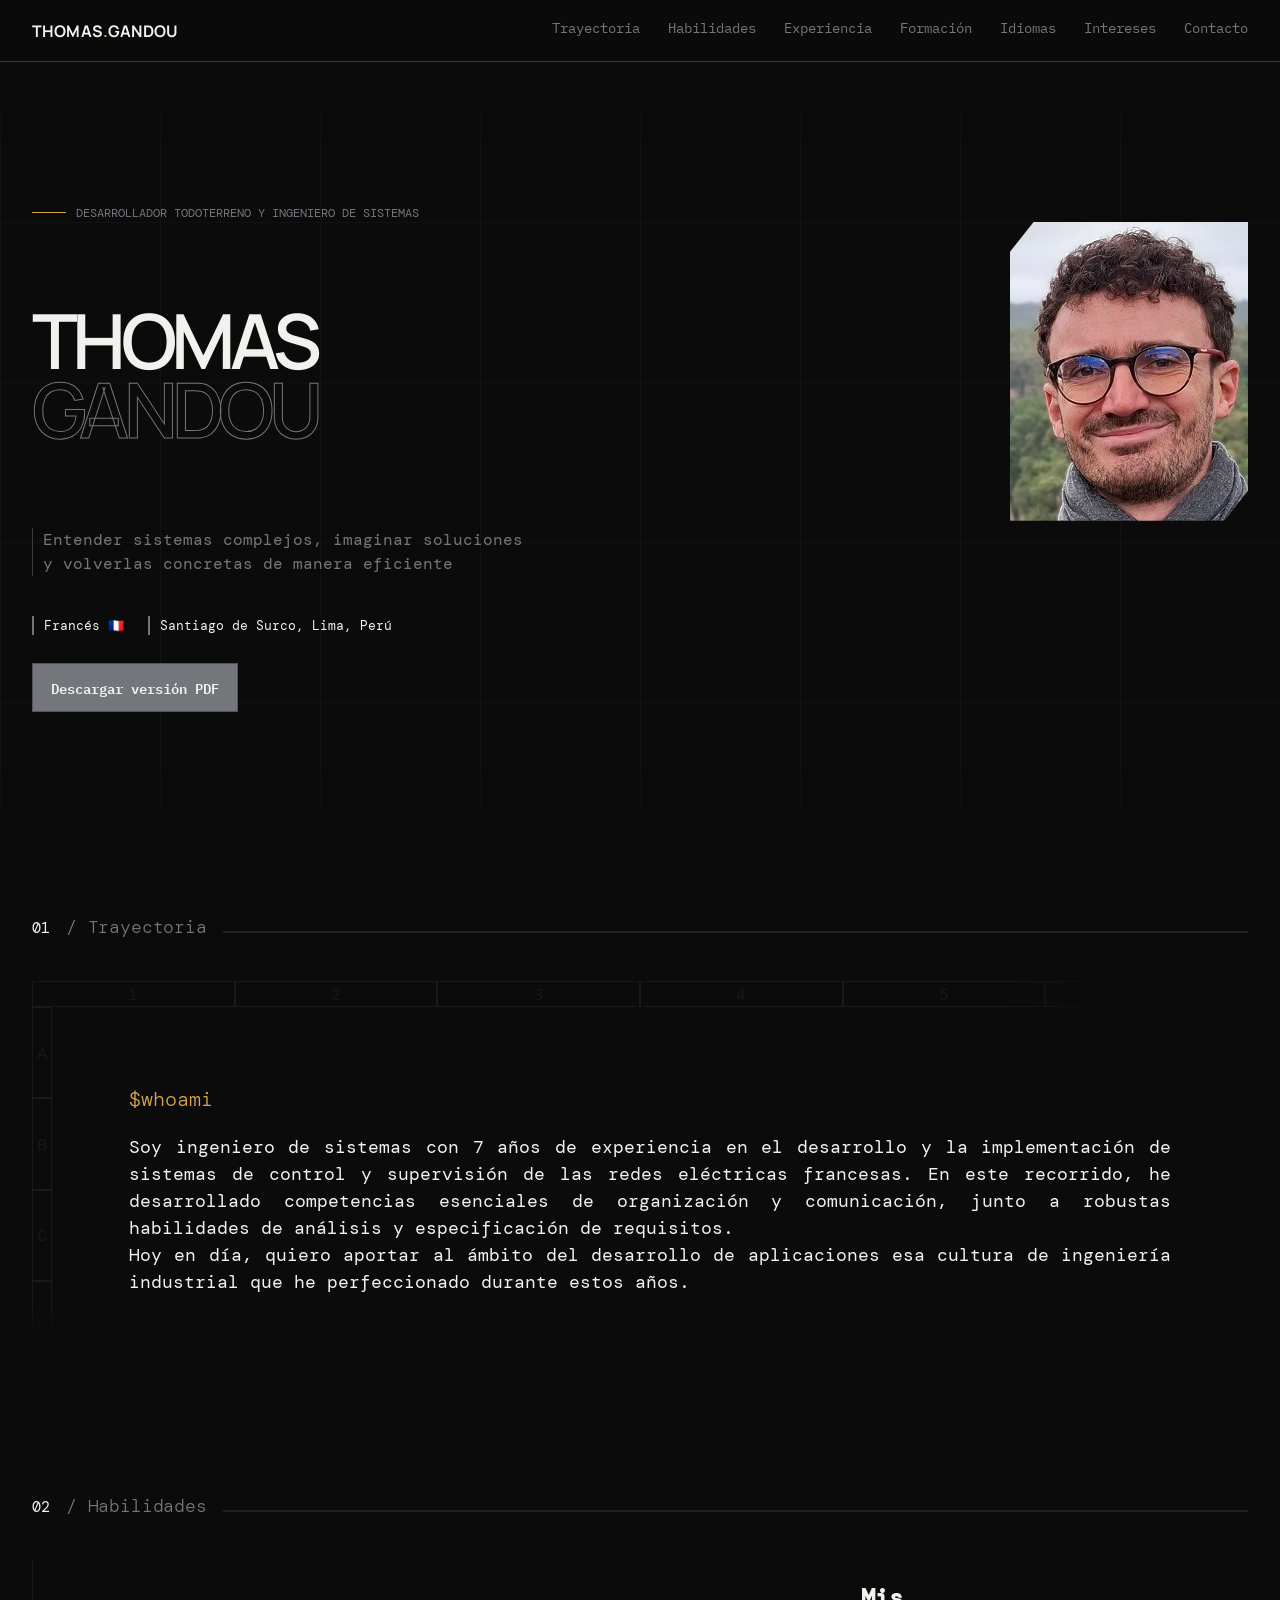
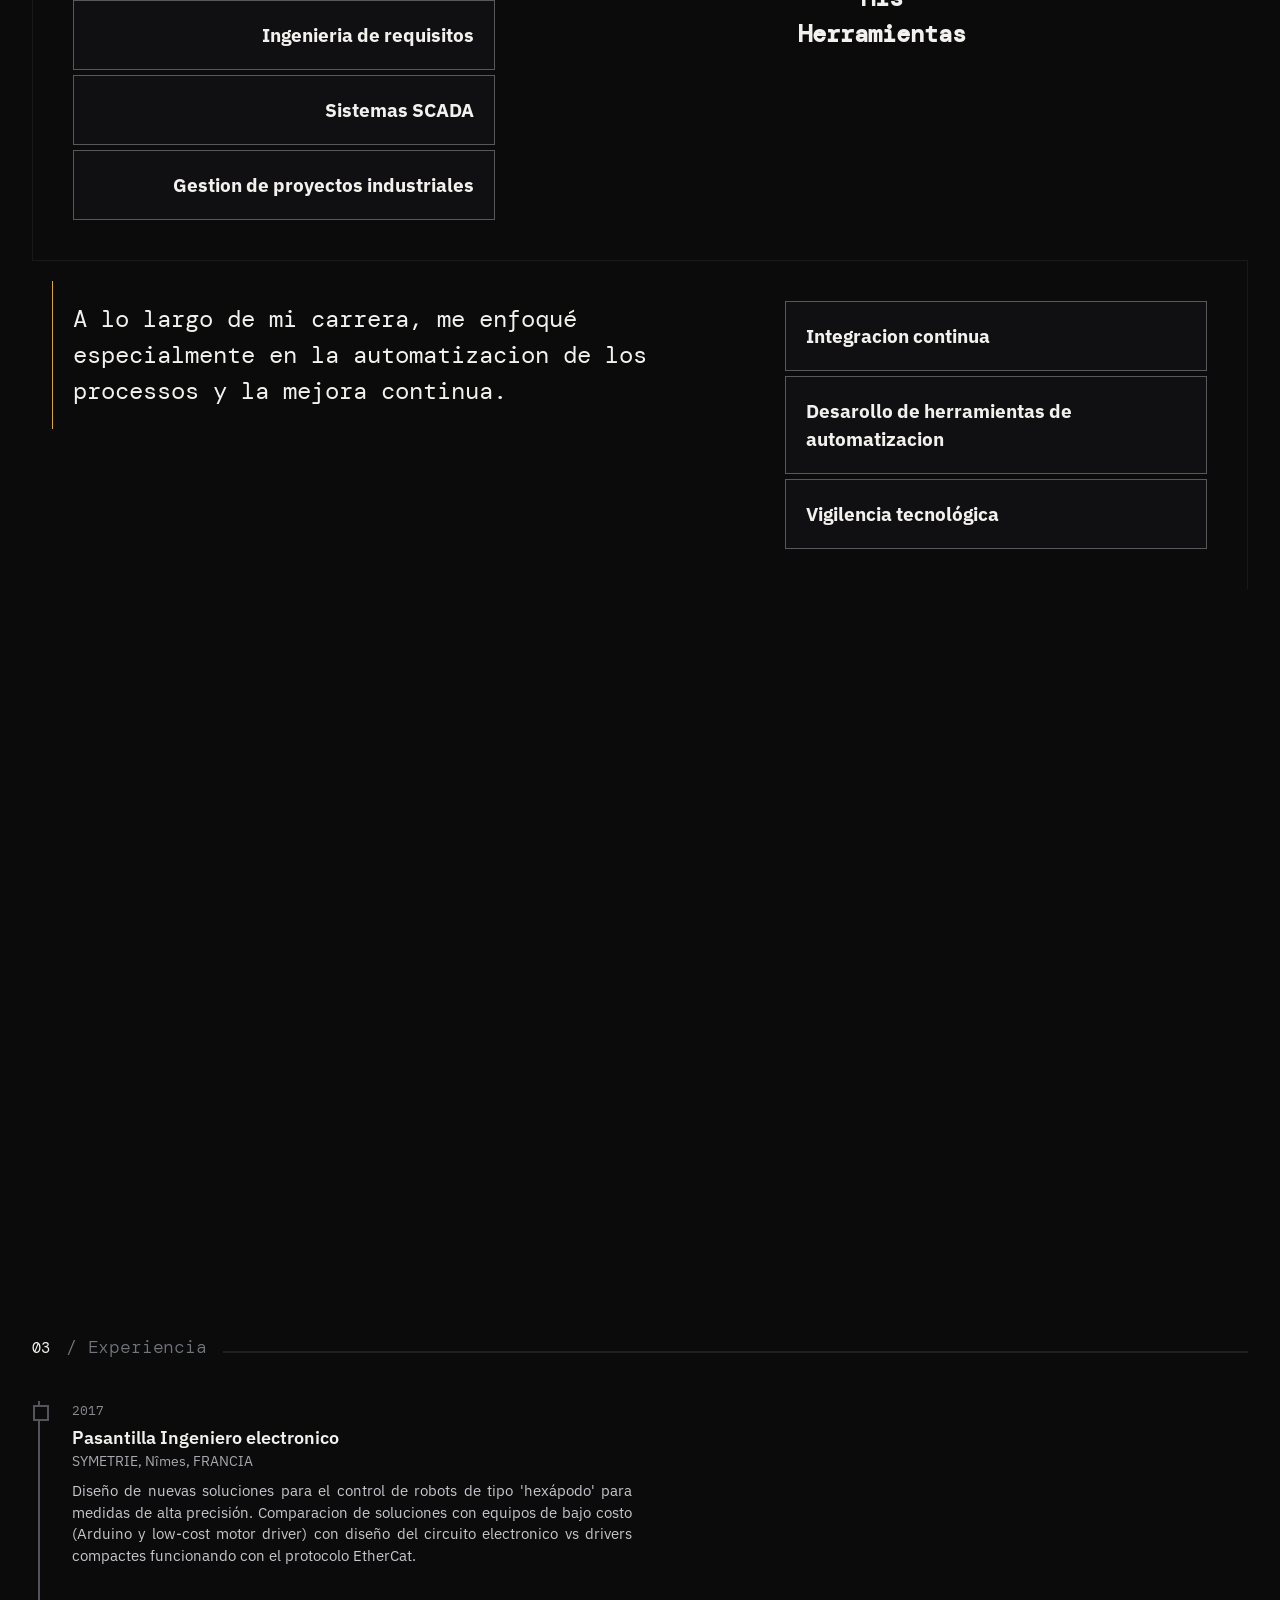
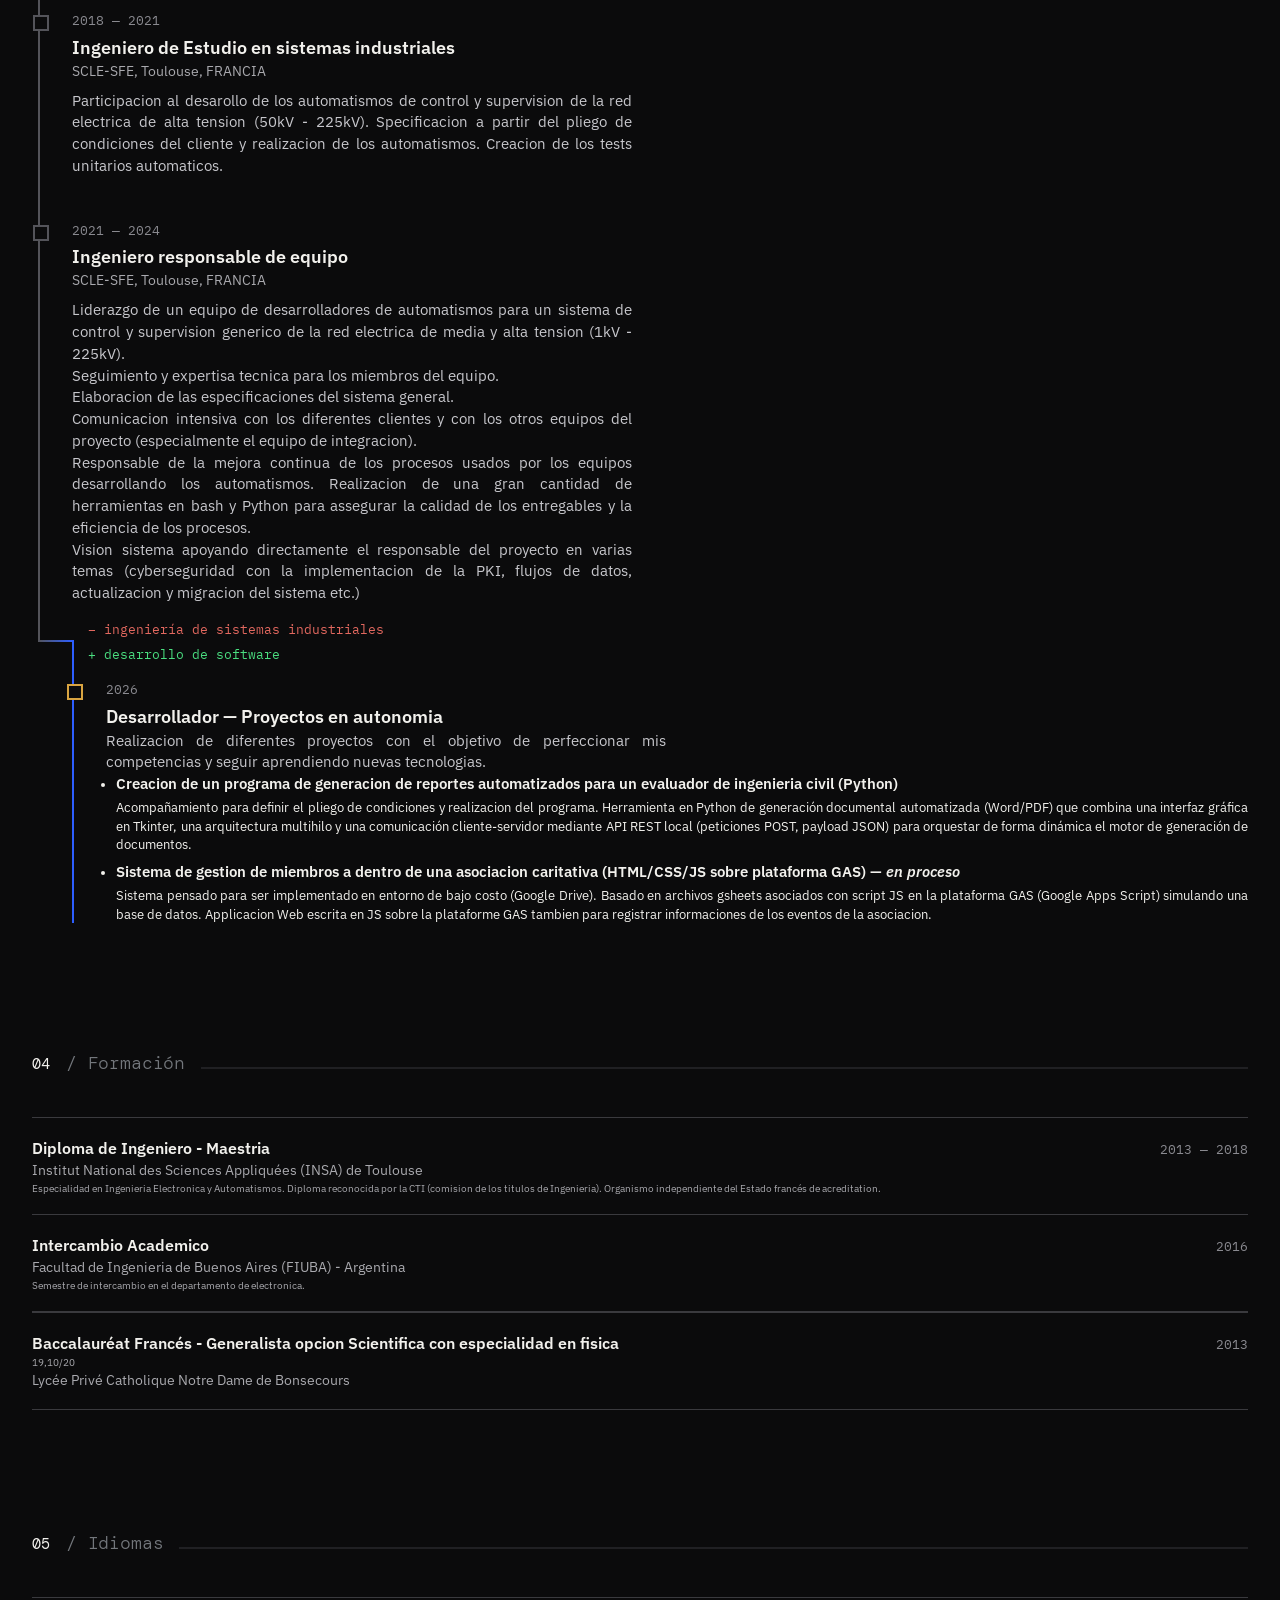
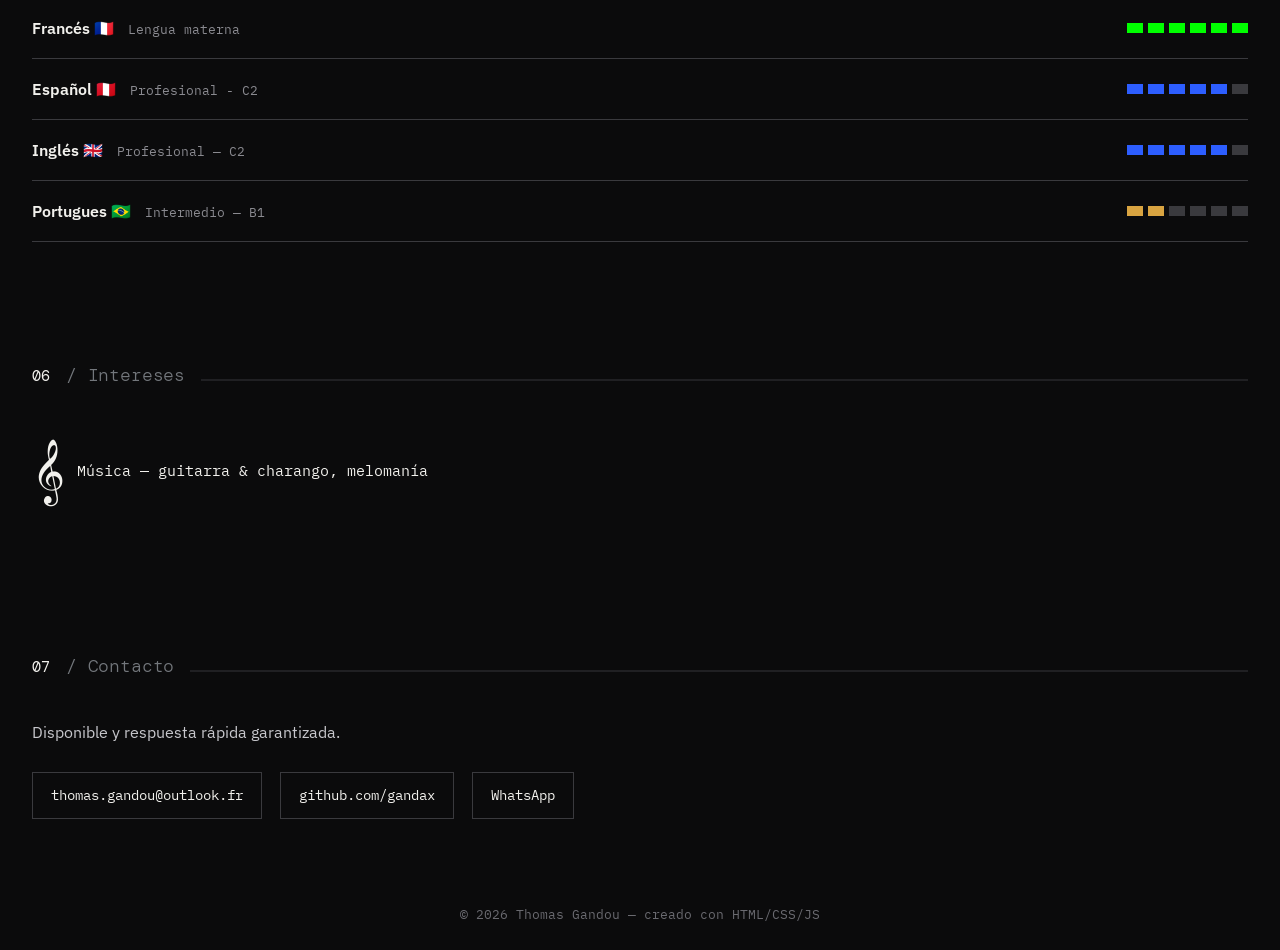
<file: index.html>
<!DOCTYPE html>
<html lang="es">
<head>
  <meta charset="UTF-8">
  <meta name="viewport" content="width=device-width, initial-scale=1">
  <title>Thomas Gandou</title>
  <link rel="stylesheet" href="style.css">
  <link rel="preconnect" href="https://fonts.googleapis.com">
  <link rel="preconnect" href="https://fonts.gstatic.com" crossorigin>
  <link href="https://fonts.googleapis.com/css2?family=IBM+Plex+Sans:wght@400;500;600;700&family=IBM+Plex+Mono:wght@400;500;600&display=swap" rel="stylesheet">
</head>
<body>

<header class="top">
  <nav>
    <div class="brand">THOMAS<span>.</span>GANDOU</div>
    <div class="navlinks">
      <a href="#whoami">Trayectoria</a>
      <a href="#skills">Habilidades</a>
      <a href="#experience">Experiencia</a>
      <a href="#education">Formación</a>
      <a href="#languages">Idiomas</a>
      <a href="#interests">Intereses</a>
      <a href="#contact">Contacto</a>
    </div>
  </nav>
</header>

<section class="hero">
  <!-- TODO : Ajouter la subte line en fond  -->
  <div class="hero-grid-bg"></div>
  <div class="hero-inner">
    <div class="eyebrow opacity-in d3"><span class="eyebrow-line"></span>
      Desarrollador todoterreno y Ingeniero de Sistemas</div>
    <div class="hero-flex">
      <div class="hero-name">
        <h1 class="name opacity-in d1">THOMAS</h1>
        <h1 class="name-last opacity-in d1">GANDOU</h1>
      </div>
      <div class="hero-photo opacity-in d2">
        <img src="images/photo_id_squared.jpg" alt="Foto de Thomas Gandou">
      </div>
    </div>
    <div class="about opacity-in d3">
      <p>Entender sistemas complejos, imaginar soluciones <br>y volverlas concretas de manera eficiente </p>
    </div>
    <div class="hero-meta meta-left opacity-in d4">
      <div>Francés 🇫🇷</div>
      <div>Santiago de Surco, Lima, Perú</div>
    </div>
    <div class="button-section"></div>
      <button class="pdf-button opacity-in d4"><a href="cv_pdf/cv_Thomas Gandou.pdf" target="_blank" rel="noopener">Descargar versión PDF</a></button>
    </div>
  </div>
</section>

<main class="wrap">
  <section id="whoami">
    <div class="section-head"><span class="index">01</span><h2>/ Trayectoria</h2><span class="section-line"></span></div>
    <div class="schematics-grid-style-col">
      <span class="grid-col-index">1</span>
      <span class="grid-col-index">2</span>
      <span class="grid-col-index">3</span>
      <span class="grid-col-index">4</span>
      <span class="grid-col-index">5</span>
      <span class="grid-col-index">6</span>
    </div>
    <div class="whoami-canvas">
      <div class="schematics-grid-style-row">
        <span class="grid-row-index">A</span>
        <span class="grid-row-index">B</span>
        <span class="grid-row-index">C</span>
        <span class="grid-row-index">D</span>
      </div>
      <div class="whoami-text"> 
        <h1>$whoami</h1>
        <p>Soy ingeniero de sistemas con 7 años de experiencia en el desarrollo y la implementación de sistemas de control y supervisión de las redes eléctricas francesas. En este recorrido, he desarrollado competencias esenciales de organización y comunicación, junto a robustas habilidades de análisis y especificación de requisitos.
        <br>Hoy en día, quiero aportar al ámbito del desarrollo de aplicaciones esa cultura de ingeniería industrial que he perfeccionado durante estos años.</p>
      </div>
    </div>
  </section>
  <section id="skills">
    <div class="section-head"><span class="index">02</span><h2>/ Habilidades</h2><span class="section-line"></span></div>
    <div class="subsection-tools">
      <div class="sst-part sst-first">
        <div class="tool-cards">
          <div class="tool-card">
            <h3>Ingenieria de requisitos</h3>
            <div class="tcard-content">
              <p>Transformar las necesidades en requisitos claros, detallados y listos para los tests.</p>
            </div>
          </div>
          <div class="tool-card">
            <h3>Sistemas SCADA</h3>
            <div class="tcard-content">
              <p>Diseñar automatismos industriales en lenguajes dedicados (FBD y ST), definir las interfaces y configurar las comunicaciones usando los protocolos adaptados (CAN, IEC61850).</p>
            </div>
          </div>
          <div class="tool-card">
            <h3>Gestion de proyectos industriales</h3>
            <div class="tcard-content">
              <p>Gestion de proyectos usando el metodo del ciclo en V. Usar las herramientas adecuadas para la planificacion y el seguimiento de las fallas.<br>Gestionar el trabajo de los desarolladores y reportar a los responsables del proyecto.</p>
            </div>
          </div>
      </div>
      <div class="tools-title">
        <h1>Mis<br>Herramientas</h1>
      </div>
    </div>
    <div class="sst-part sst-second">
      <div class="sst-text">
        <p>
          A lo largo de mi carrera, me enfoqué especialmente en la automatizacion de los processos y la mejora continua.
        </p>
      </div>
      <div class="tool-cards">
        <div class="tool-card">
          <h3>Integracion continua</h3>
          <div class="tcard-content">
            <p>Implementar y mantener pipelines de integración continua con Jenkins para asegurar la calidad de los entregables. Establecer pruebas automaticas en diferentes niveles del sistema para asegurarse de la ausencia de regreso.</p>
          </div>
        </div>
        <div class="tool-card">
          <h3>Desarollo de herramientas de automatizacion</h3>
          <div class="tcard-content">
            <p>Usar Python para elaborar herramientas de generacion de documentos, programas o archivos de configuracion.</p>
          </div>
        </div>
        <div class="tool-card">
          <h3>Vigilencia tecnológica</h3>
          <div class="tcard-content">
            <p>Busqueda activa de nuevas tecnologias para permitir la mejora continua de los procesos.<br>Inspirarse del trabajo de los otros equipos para identificar los buenos metodos y traducirlos al contexto de mi proyecto.</p>
          </div>
        </div>
      </div>
    </div>
    <div class="diagram-container">
      <iframe src="diagrammes/skills_animated.html" width="100%" height="625" style="border:none;"></iframe>
    </div>
  </section>
  <section id="experience">
    <div class="section-head"><span class="index">03</span><h2>/ Experiencia</h2><span class="section-line"></span></div>
    <div class="timeline">
      <div class="tl-item">
        <div class="tl-period">2017</div>
        <div class="tl-role">Pasantilla Ingeniero electronico</div>
        <div class="tl-org">SYMETRIE, Nîmes, FRANCIA</div>
        <p class="tl-desc">Diseño de nuevas soluciones para el control de robots de tipo 'hexápodo' para medidas de alta precisión. Comparacion de soluciones con equipos de bajo costo (Arduino y low-cost motor driver) con diseño del circuito electronico vs drivers compactes funcionando con el protocolo EtherCat. </p>
      </div>
      <div class="tl-item">
        <div class="tl-period">2018 — 2021</div>
        <div class="tl-role">Ingeniero de Estudio en sistemas industriales</div>
        <div class="tl-org">SCLE-SFE, Toulouse, FRANCIA</div>
        <p class="tl-desc">Participacion al desarollo de los automatismos de control y supervision de la red electrica de alta tension (50kV - 225kV). Specificacion a partir del pliego de condiciones del cliente y realizacion de los automatismos. Creacion de los tests unitarios automaticos. </p>
      </div>
      <div class="tl-item">
        <div class="tl-period">2021 — 2024</div>
        <div class="tl-role">Ingeniero responsable de equipo</div>
        <div class="tl-org">SCLE-SFE, Toulouse, FRANCIA</div>
        <p class="tl-desc">Liderazgo de un equipo de desarrolladores de automatismos para un sistema de control y supervision generico de la red electrica de media y alta tension (1kV - 225kV). 
          <br>Seguimiento y expertisa tecnica para los miembros del equipo. 
          <br>Elaboracion de las especificaciones del sistema general. 
          <br>Comunicacion intensiva con los diferentes clientes y con los otros equipos del proyecto (especialmente el equipo de integracion). 
          <br>Responsable de la mejora continua de los procesos usados por los equipos desarrollando los automatismos. Realizacion de una gran cantidad de herramientas en bash y Python para assegurar la calidad de los entregables y la eficiencia de los procesos. 
          <br>Vision sistema apoyando directamente el responsable del proyecto en varias temas (cyberseguridad con la implementacion de la PKI, flujos de datos, actualizacion y migracion del sistema etc.)</p>
      </div>
    </div>

    <div class="pivot">
      <div class="seg-a"></div>
      <div class="seg-b"></div>
      <div class="seg-c"></div>
      <div class="pivot-tag">
        <span class="diff-minus">ingeniería de sistemas industriales</span>
        <span class="diff-plus">desarrollo de software</span>
      </div>
    </div>

    <div class="timeline dev">
      <div class="tl-item alt">
        <div class="tl-period">2026</div>
        <div class="tl-role">Desarrollador — Proyectos en autonomia</div>
        <p class="tl-desc">Realizacion de diferentes proyectos con el objetivo de perfeccionar mis competencias y seguir aprendiendo nuevas tecnologias. </p>
        <ul class="list-desc">
          <li><h4>Creacion de un programa de generacion de reportes automatizados para un evaluador de ingenieria civil (Python)</h4>Acompañamiento para definir el pliego de condiciones y realizacion del programa. Herramienta en Python de generación documental automatizada (Word/PDF) que combina una interfaz gráfica en Tkinter, una arquitectura multihilo y una comunicación cliente-servidor mediante API REST local (peticiones POST, payload JSON) para orquestar de forma dinámica el motor de generación de documentos. </li>
          <li><h4>Sistema de gestion de miembros a dentro de una asociacion caritativa (HTML/CSS/JS sobre plataforma GAS) — <i>en proceso</i></h4>Sistema pensado para ser implementado en entorno de bajo costo (Google Drive). Basado en archivos gsheets asociados con script JS en la plataforma GAS (Google Apps Script) simulando una base de datos. Applicacion Web escrita en JS sobre la plataforme GAS tambien para registrar informaciones de los eventos de la asociacion.</li>
        </ul>
      </div>
    </div>
  </section>

  <section id="education">
    <div class="section-head"><span class="index">04</span><h2> / Formación</h2><span class="section-line"></span></div>
    <div class="edu-list">
      <div class="edu-item">
        <div>
          <div class="edu-title">Diploma de Ingeniero - Maestria</div>
          <div class="edu-school">Institut National des Sciences Appliquées (INSA) de Toulouse</div>
          <div class="edu-description">Especialidad en Ingenieria Electronica y Automatismos. Diploma reconocida por la CTI (comision de los titulos de Ingenieria). Organismo independiente del Estado francés de acreditation.</div>
        </div>
        <div class="edu-period">2013 — 2018</div>
      </div>
      <div class="edu-item">
        <div>
          <div class="edu-title">Intercambio Academico</div>
          <div class="edu-school">Facultad de Ingenieria de Buenos Aires (FIUBA) - Argentina</div>
          <div class="edu-description">Semestre de intercambio en el departamento de electronica.</div>
        </div>
        <div class="edu-period">2016</div>
      </div>
    </div>
    <div class="edu-item">
        <div>
          <div class="edu-title">Baccalauréat Francés - Generalista opcion Scientifica con especialidad en fisica</div>
          <div class="edu-description">19,10/20</div>
          <div class="edu-school">Lycée Privé Catholique Notre Dame de Bonsecours</div>
        </div>
        <div class="edu-period">2013</div>
      </div>
  </section>

  <section id="languages">
    <div class="section-head"><span class="index">05</span><h2> / Idiomas</h2><span class="section-line"></span></div>
    <div class="lang-list">
      <div class="lang-item full">
        <div><span class="lang-name">Francés 🇫🇷</span><span class="lang-label">Lengua materna</span></div>
        <div class="lang-level"><span class="filled"></span><span class="filled"></span><span class="filled"></span><span class="filled"></span><span class="filled"></span><span class="filled"></span></div>
      </div>
      <div class="lang-item">
        <div><span class="lang-name">Español 🇵🇪</span><span class="lang-label">Profesional - C2</span></div>
        <div class="lang-level"><span class="filled"></span><span class="filled"></span><span class="filled"></span><span class="filled"></span><span class="filled"></span><span></span></div>
      </div>
      <div class="lang-item">
        <div><span class="lang-name">Inglés 🇬🇧</span><span class="lang-label">Profesional — C2</span></div>
        <div class="lang-level"><span class="filled"></span><span class="filled"></span><span class="filled"></span><span class="filled"></span><span class="filled"></span><span></span></div>
      </div>      
      <div class="lang-item alt">
        <div><span class="lang-name">Portugues 🇧🇷</span><span class="lang-label">Intermedio — B1</span></div>
        <div class="lang-level"><span class="filled"></span><span class="filled"></span><span></span><span></span><span></span><span></span></div>
      </div>
    </div>
  </section>

  <section id="interests">
    <div class="section-head"><span class="index">06</span><h2> / Intereses</h2><span class="section-line"></span></div>
    <div class="staff-wrap">
        <p class="staff-clef">𝄞</p>
        <p class="staff-label">Música — guitarra &amp; charango, melomanía</p>
    </div>
  </section>

  <section id="contact" class="contact">
    <div class="section-head"><span class="index">07</span><h2> / Contacto</h2><span class="section-line"></span></div>
    <p style="color:#c7c7cc; max-width:480px;">Disponible y respuesta rápida garantizada.</p>
    <div class="contact-links">
      <a href="mailto:thomas.gandou@outlook.fr">thomas.gandou@outlook.fr</a>
      <a href="https://github.com/gandax" target="_blank" rel="noopener">github.com/gandax</a>
      <a href="https://wa.me/51910080979" target="_blank" rel="noopener">WhatsApp</a>
    </div>
  </section>

</main>

<footer>© 2026 Thomas Gandou — creado con HTML/CSS/JS</footer>

</body>
</html>
</file>
<file: style.css>
@import url('https://fonts.googleapis.com/css2?family=DM+Mono:wght@400;500&family=Manrope:wght@400;500;600;700&display=swap');

:root{
--ink:#0B0B0C;
--paper:#F2F1ED;
--muted: #73777c;
--blue:#2D5EFF;
--dark-blue: #16224a;
--orange:#d9a441;
--line:#3A3A3E;
--line-soft:#54545a;
--bg-lines:#f2f1ed0f;
--green:#4ADE80;
--mono: "IBM Plex Mono", ui-monospace, monospace;
--sans: "IBM Plex Sans", -apple-system, sans-serif;
--dm-mono: "DM Mono", monospace;
--manrope: "Manrope", sans-serif;
}

*{
    box-sizing:border-box; 
    margin:0; 
    padding:0;
}

html{scroll-behavior:smooth;}

body{
    background:var(--ink);
    color:var(--paper);
    font-family:var(--sans);
    line-height:1.5;
    -webkit-font-smoothing:antialiased;
}

a{color:inherit; text-decoration:none;}

.wrap{
    margin:0 auto; 
    padding:0 32px;
}

/* ==============================================================
                        NAV BAR
=================================================================*/

header.top{
    position:sticky; 
    top:0; z-index:50;
    background:rgba(11,11,12,0.92);
    backdrop-filter:blur(6px);
    border-bottom:1px solid var(--line);
    font-family: var(--mono);
}
nav{
    display:flex; 
    align-items:center; 
    justify-content:space-between;
    padding:18px 32px; 
    margin:0 auto;
}
.brand{
    font-weight:700; 
    font-size:16px; 
    letter-spacing:0.01em;
    font-family: var(--manrope);
}
.brand span{
    color:var(--orange);
}

.navlinks{
    display:flex; 
    gap:28px; 
    font-size:14px;
}
.navlinks a{
    color:var(--muted); 
    border-bottom:2px solid transparent; 
    padding-bottom:2px;
    transition:color .15s, border-color .15s;
    
}
.navlinks a:hover, .navlinks a:focus-visible{
    color:var(--paper);
    border-color:var(--orange);
}

/* ==============================================================
                        HERO
=================================================================*/

.hero-grid-bg{
    position:absolute; top:0; left:0; width:100%; height:100%;
    background-image: 
        linear-gradient(var(--line-soft) 1px, transparent 1px),
        linear-gradient(90deg, var(--line-soft) 1px, transparent 1px);
    background-size: 160px 160px;
    opacity:0.1;
    mask-image: linear-gradient(
    to bottom,
    transparent 0%,
    black 12%,
    black 88%,
    transparent 100%
    );
}

.hero{
    position:relative;
    min-height:88vh;
    display:flex; align-items:center;
    overflow:hidden;
    background:var(--ink);
    font-family: var(--dm-mono);
    color:var(--paper)
}

.hero-inner{
    position:relative; z-index:2;
    margin:0 auto; 
    padding:0 32px;
    width:100%;
}
.eyebrow{
    display: flex;
    align-items: center;
    color:var(--muted);
    font-size: 12px;
    text-transform: uppercase;
    gap:10px;
}

.eyebrow-line{
    width: 34px;
    height: 1px;
    background: var(--orange);
}

.hero-flex{
    display:flex;
    align-items: center;
    justify-content: space-between;
    width: 100%;
}

.hero-name{
    flex: 1;
}

.hero-name h1{
    font-family:var(--manrope);
    font-size:clamp(56px, 7vw, 76px);
    font-weight:600;
    letter-spacing:-0.075em;
    line-height:0.9;
    max-width:640px;
}

.hero-photo {
  max-width: 40%;
  height: auto;
  /*margin-right: 60px;*/
}

/* Version mobile */
@media (max-width: 768px) {
  .hero-flex {
    flex-direction: column;
    align-items: center;
    text-align: center;
    gap: 1.5rem;
  }
  .hero-photo {
    max-width: 100%; 
  }
}

img {
   clip-path: polygon(10% 0, 100% 0, 100% 90%, 90% 100%, 0 100%, 0 10%);
}

h1.name-last{
    color: transparent;
    -webkit-text-stroke: 1px var(--muted);
}

.about {
    font-size: 16px;
    color:var(--muted);
    border-left: 1px solid var(--line);
    padding-left: 10px;
}

.right-role{
    text-align:right;
}

.role-secondary{
    font-size:clamp(18px, 2.4vw, 24px);
    font-weight:600;
    margin-top:4px;
    margin-left:auto;
    margin-right:50px;
    width:fit-content;
    text-align:right;
}

.hero-meta{
    display:flex; 
    gap:24px; 
    margin-top:40px;
    font-size:13px; 
    flex-wrap:wrap;
}
.meta-left div{
    border-left:2px solid var(--muted); 
    padding-left:10px;
}

.button-section{
    display:flex; 
    gap:18px; 
    flex-wrap:wrap; 
    margin-top:28px;
    margin-left: 10px;
}

.pdf-button{
    border:1px solid var(--line-soft); 
    padding:12px 18px; 
    font-family:var(--mono); 
    font-size:14px;
    font-weight: 600;
    background:var(--muted);
    color:var(--paper);
    transition:border-color .15s, color .15s, background .15s;
}

.pdf-button:hover{
    border-color:var(--orange); 
    background:var(--paper);
    color:var(--orange);
}

.opacity-in{
    opacity:0; 
    transform:translateY(14px); 
    animation:riseIn .7s ease forwards;
}

.d1{animation-delay:.1s;} 
.d2{animation-delay:.5s;} 
.d3{animation-delay:.75s;} 
.d4{animation-delay: 1s;}

@keyframes riseIn{
    to{
        opacity:1; 
        transform:translateY(0);
    }
}
@media (prefers-reduced-motion:reduce){
    .opacity-in{
        animation:none; 
        opacity:1; 
        transform:none;
    }
}

/* ==============================================================
                        Section WHOAMI
=================================================================*/

section{
    padding:60px 0; 
}


.schematics-grid-style-col{
    display: grid;
    grid-template-columns: repeat(6, 1fr);
    mask-image: linear-gradient(
    to right,
    black 80%,
    transparent 90%
    );
}
.grid-col-index{
    align-items: center;
    justify-content: center;
    text-align: center;
    width: 100%;
    color: var(--bg-lines);
    border: 1px solid var(--bg-lines);
}

.whoami-canvas{
    display: flex;
}

.schematics-grid-style-row{
    display: grid;
    grid-template-columns: repeat(6);
    mask-image: linear-gradient(
    to bottom,
    black 80%,
    transparent 90%
    );
}

.grid-row-index{
    display: flex;
    align-items: center;
    justify-content: center;
    min-width: 20px;
    min-height: 80px;
    color: var(--bg-lines);
    border: 1px solid var(--bg-lines);
}

.whoami-text{
    padding: 6cqmax;
    font-family: var(--dm-mono);
}

.whoami-text h1{
    color: var(--orange);
    font-size: 20px;
    font-weight: 100;
    padding-bottom: 20px;
}

.whoami-text p{
    align-items: center;
    text-align: justify;
    font-size: clamp(12px, 2vw, 18px);
}

@media (max-width:768px) {
    .whoami-text{
        padding: 20px;
        font-family: var(--dm-mono);
    }
    .whoami-text p{
    align-items: center;
    text-align: left;
    font-size: clamp(14px, 2vw, 18px);
}
}

.sst-part{
    display: grid;
    gap: 20px;
    align-items: top;
    padding: 20px;
}

/* TODO : voir pour réaliser un fondu sur les border en appliquant un mask image */
.sst-first{
    grid-template-columns: 2fr 3fr;    
    border-left: 1px solid var(--bg-lines);
    border-bottom: 1px solid var(--bg-lines);
    text-align: right;
}

.sst-second{
    grid-template-columns: 3fr 2fr;
    border-right: 1px solid var(--bg-lines);
    text-align: left;
}

@media (max-width: 768px) {
    .sst-first{
        grid-template-columns: 1fr;    
        border-left: 1px solid var(--bg-lines);
        border-bottom: 1px solid var(--bg-lines);
        text-align: right;
    }

    .sst-second{
        grid-template-columns: 1fr;
        border-right: 1px solid var(--bg-lines);
        text-align: left;
    }
}

.tool-cards{
    display: grid;
    grid-template-columns: repeat(auto-fit, minmax(200px));
    gap: 5px;
    padding: 20px;
}

.tool-card{
    padding: 20px;
    border: 1px solid rgba(255, 255, 255, 0.3);
    background: #101012;
    transition: width 2s, height 4s;
}

.tcard-content {
    display: grid;
    grid-template-rows: 0fr;
    opacity: 0;
    transition: grid-template-rows 0.4s ease, opacity 0.4s ease;
    font-family: var(--dm-mono);
}


.tool-card:hover {
    border-color: var(--orange);
    color: var(--orange);
}

.tcard-content > p{
    overflow: hidden;
    min-height: 0;
    margin:0;
}

.tool-card:hover .tcard-content {
    grid-template-rows: 1fr;
    opacity: 1;
}

.tools-title h1{
    text-align: center;
    font-family: var(--dm-mono);
    font-weight: 600;
}

.sst-text p{
    font-size: clamp(18px, 2.4vw, 24px);
    padding: 20px;
    font-family: var(--dm-mono);
    border-left: 1px solid var(--orange);
    color:var(--paper);
}

.diagram-container{
    align-items: center;
    display: flex;
}

/* ==============================================================
                        Section SKILLS
=================================================================*/

section:last-of-type{border-bottom:none;}

.section-head{
    display:flex;
    align-items:baseline; 
    gap:16px;
    margin-bottom:40px;
    font-family:var(--dm-mono); 
}

.section-line{
    border: 1px solid #202023;
    flex: 1;
}

.index{
    color:var(--paper); 
    font-size:15px;
}

h2{
    font-size:18px; 
    font-weight:100;
    letter-spacing:-0.01em;
    color:var(--muted);
}

/* ==============================================================
                        Section EXPERIENCE
=================================================================*/

.timeline{
    border-left:2px solid var(--line-soft); 
    margin-left:6px;
}
.timeline.dev{
    border-left:2px solid var(--blue);
    margin-left:40px;
}
.tl-item{
    position:relative;
    padding:0 0 44px 32px;
}
.tl-item:last-child{padding-bottom:0;}
.tl-item::before{
    content:"";
    position:absolute; left:-7px; top:4px;
    width:12px; height:12px;
    background:var(--ink);
    border:2px solid var(--line-soft);
}
.timeline.dev .tl-item::before{border-color:var(--blue);}
.timeline.dev .tl-item.alt::before{border-color:var(--orange);}
.tl-period{
    font-family:var(--mono); 
    font-size:12.5px; 
    color:#8a8a90; 
    margin-bottom:4px;
}
.tl-role{
    font-size:18px; 
    font-weight:600;
}
.tl-org{
    font-size:14px; 
    color:#a9a9ae; 
    margin-bottom:8px;
}
.tl-desc{
    font-size:14.5px; 
    color:#c7c7cc; 
    max-width:560px; 
    text-align: justify;
}

.list-desc {
    font-size:12.5px;
    margin-left: 10px;
}

.list-desc li {
    margin-bottom: 7px;
    text-align: justify;
}

.list-desc h4{
    font-size:14.5px;
    font-weight: 600;
    margin-bottom: 3px;
    text-align: left;
}

/* ---------- PIVOT: le coude du virage de carrière ---------- */
.pivot{
    position:relative; 
    height:76px;
}
.pivot .seg-a{
    position:absolute; 
    left:6px; 
    top:0; 
    width:2px; 
    height:36px; 
    background:var(--line-soft);
}
.pivot .seg-b{
    position:absolute; 
    left:6px; 
    top:36px; 
    width:34px; 
    height:2px; 
    background:linear-gradient(to right, var(--line-soft), var(--blue));
}
.pivot .seg-c{
    position:absolute; 
    left:40px; 
    top:36px; 
    width:2px; 
    height:40px; 
    background:var(--blue);
}

.pivot-tag{
    margin-left:56px; padding-top:16px;
    display:inline-flex; flex-direction:column; gap:6px;
    font-family:var(--mono); font-size:12.5px;
}
.diff-minus{color:#e2685f;}
.diff-minus::before{content:"− "; }
.diff-plus{color:var(--green);}
.diff-plus::before{content:"+ ";}

/* ==============================================================
                        Section EDUCATiON
=================================================================*/

.edu-list{
    display:flex; 
    flex-direction:column;
}
.edu-item{
    display:flex; 
    justify-content:space-between; 
    align-items:baseline;
    padding:18px 0; 
    border-top:1px solid var(--line);
    gap:20px; 
    flex-wrap:wrap;
}
.edu-item:last-child{
    border-bottom:1px solid var(--line);
}
.edu-title{
    font-weight:600; 
    font-size:16px;
}
.edu-school{
    font-size:14px; 
    color:#a9a9ae;
}
.edu-period{
    font-family:var(--mono); 
    font-size:12.5px; 
    color:#8a8a90; 
    white-space:nowrap;
}
.edu-description{
    font-size:10px; 
    color:#a9a9ae;
}

/* ---------- LANGUAGES ---------- */
.lang-list{
    display:flex; 
    flex-direction:column;
}
.lang-item{
    display:flex; 
    justify-content:space-between; 
    align-items:center;
    padding:18px 0; 
    border-top:1px solid var(--line);
    gap:20px; 
    flex-wrap:wrap;
}
.lang-item:last-child{
    border-bottom:1px solid var(--line);
}
.lang-name{
    font-weight:600; 
    font-size:16px; 
    min-width:140px;
}
.lang-label{
    font-family:var(--mono); 
    font-size:12.5px; 
    color:#8a8a90; 
    margin-left:14px;
}
.lang-level{
    display:flex; 
    gap:5px;
}
.lang-level span{
    width:16px; 
    height:10px;
    background:var(--line);
}
.lang-level span.filled{
    background:var(--blue);
}
.lang-item.alt .lang-level span.filled{
    background:var(--orange);
}
.lang-item.full .lang-level span.filled{
    background:rgba(0,255,0,1);
}

/* ==============================================================
                        Section INTERETS
=================================================================*/

.staff-wrap{
    display: flex;
    align-items: center;
}
.staff-clef{
    fill:var(--blue); 
    font-family: Georgia, "Times New Roman", serif; 
    font-size:56px
}
.staff-label{
    fill:var(--paper); 
    font-family:var(--mono); 
    font-size:15px; 
    margin-left:12px
}

/* ==============================================================
                        Section CONTACT
=================================================================*/

.contact{
    padding-top:80px; 
    padding-bottom:60px;
}

.contact-links{
    display:flex; 
    gap:18px; 
    flex-wrap:wrap; 
    margin-top:28px;
}

.contact-links a{
    font-family:var(--mono); 
    font-size:14px;
    border:1px solid var(--line); 
    padding:12px 18px;
    transition:border-color .15s, color .15s;
}
.contact-links a:hover{
    border-color:var(--blue); 
    color:var(--blue);
}

footer{
    text-align:center; 
    font-size:12.5px; 
    color:#6a6a70;
    padding:26px 0;
    font-family:var(--mono);
}

@media (max-width:768px){
    .navlinks{display:none;}
    section{padding:64px 0;}
    .hero{min-height:80vh;}
}
</file>
